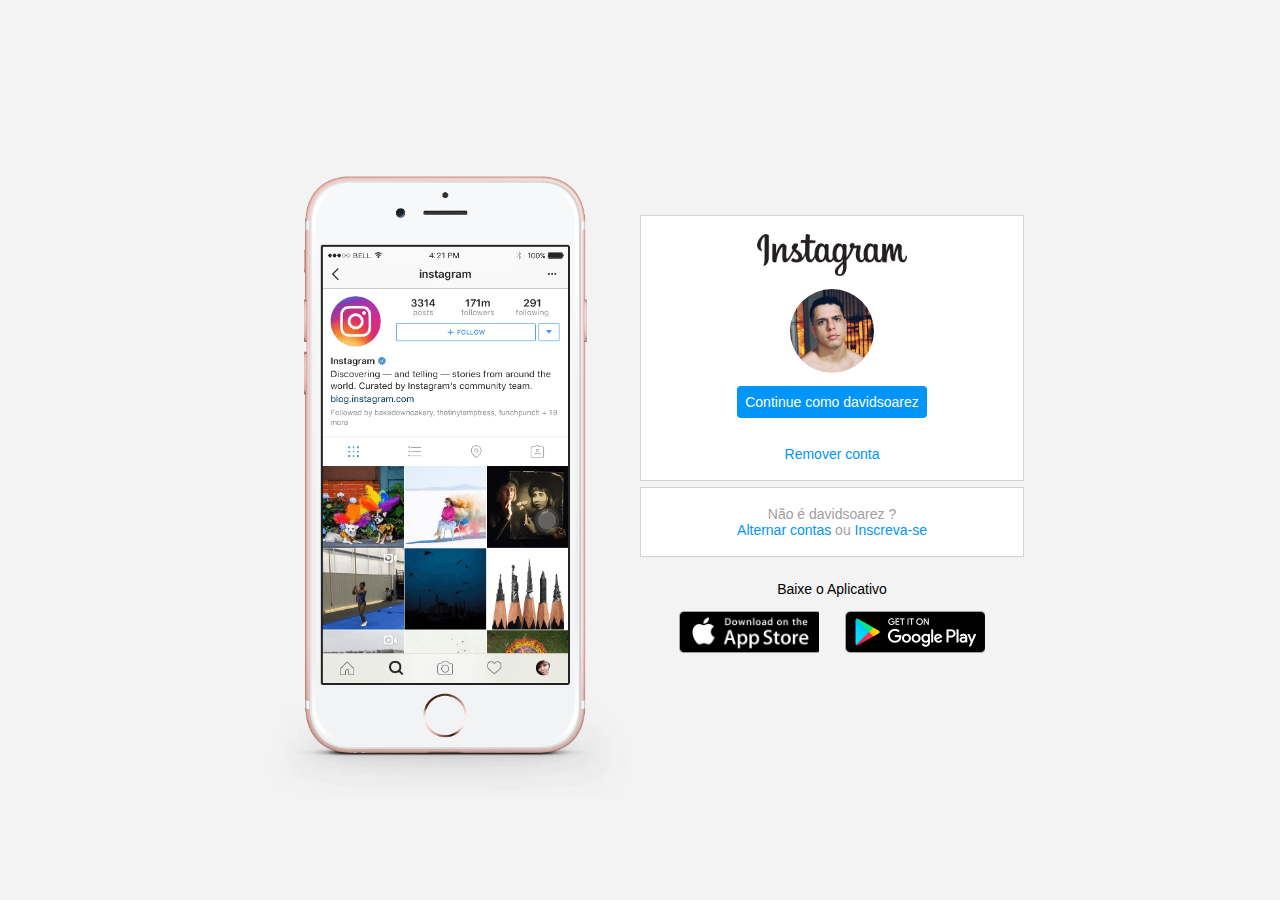
<file: clone-instagram/index.html>
<!DOCTYPE html>
<html lang="en">
<head>
    <meta charset="UTF-8">
    <meta name="viewport" content="width=device-width, initial-scale=1.0">
    <link rel="stylesheet" href="style.css">
    <title>Instagram</title>
</head>
<body>
    <div class="instagram-wrapper">
        <div class="instagram-phone">
            <img src="./Imagem/instagram-celular.png" alt="I5magem celular">
        </div>
        <div class="instagram-continue">
            <div class="group">
                <img src="./Imagem/instagram-logo.png" class="instagram-logo" alt="istagram logo">
                <div class="profile-photo">
                    <img src="./Imagem/image-perfil.JPG" alt="Imagem de perfil">
                </div>
                <a href="#" class="instagram-login">Continue como davidsoarez</a>
                <a href="#" class="instagram-logout">Remover conta</a>
            </div>
            <div class="group">
                <p class="not-account">Não é davidsoarez ?</p>
                <p class="not-account">
                    <span class="link-blue">Alternar contas</span>
                    ou
                    <span class="link-blue">Inscreva-se</span>
                </p>
            </div>
            <div class="get-the-app">
                <p class="get-app">Baixe o Aplicativo</p>
                <div class="download">
                    <a href="#" class="app-download"></a>
                    <a href="#" class="app-download"></a>
                </div>
            </div>
        </div>
    </div>
</body>
</html>
</file>
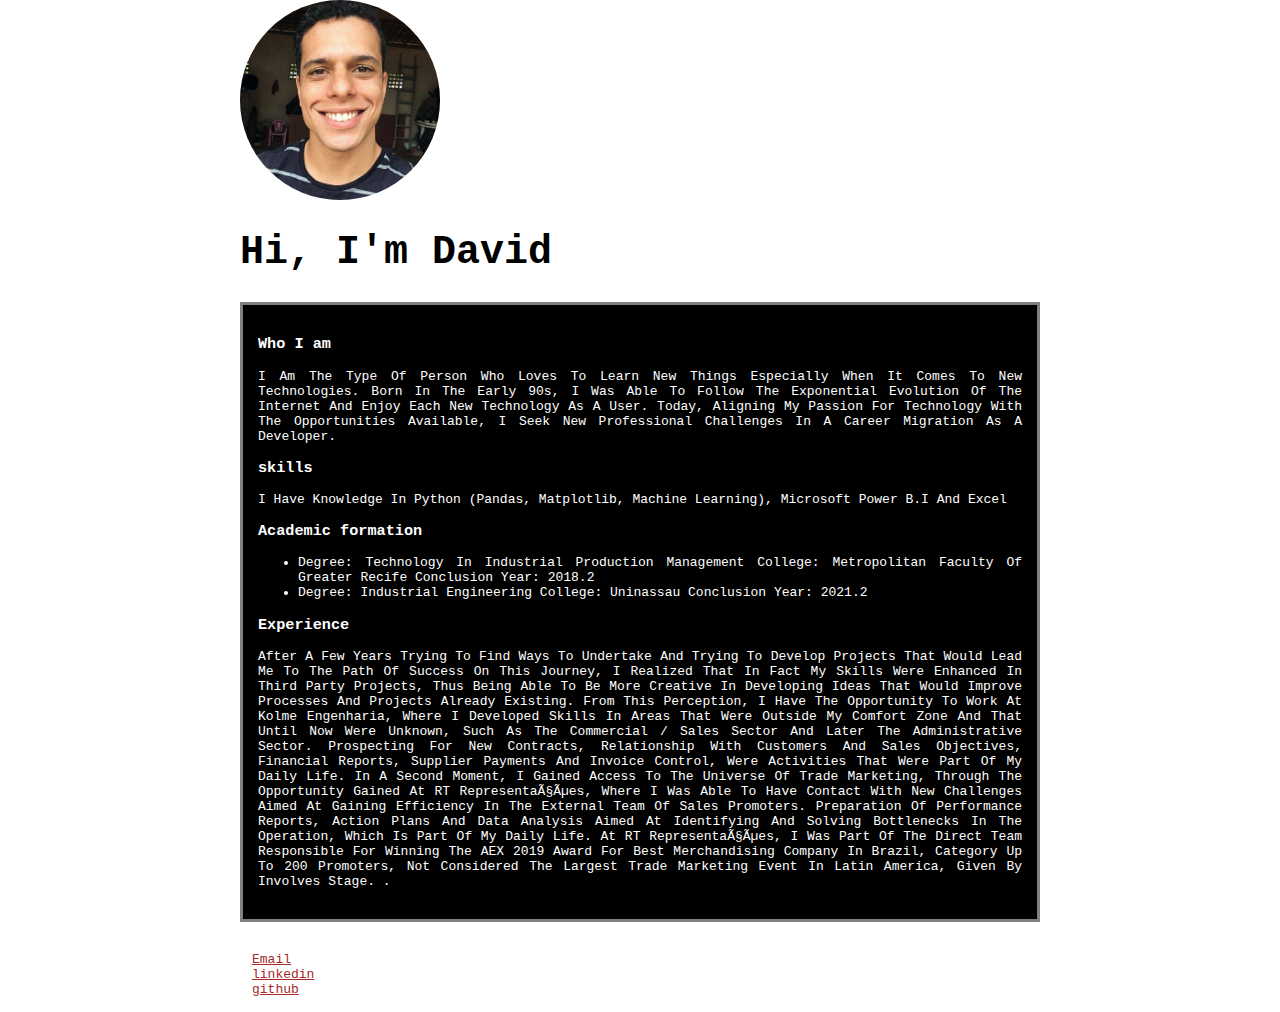
<file: practicing-HTML/MYPAGE.html>
<!DOCTYPE html>
<html>
    <head>
        <meta charset="utf=8">
        <title>David Soares - Developer </title>
        <link rel="stylesheet" href="style.css">
    </head>
    <body>
        <header>
            <img src="myimage.jpg" alt=" Imagem do cabeçalho" class="photo">
            <h1 id="title"> Hi, I'm David</h1>
        </header>
        <section>
            <article class="post">
                <header>
                    <h3 id="post_title">Who I am</h3>
                </header>
                <p class="post_content">
                    I am the type of person who loves to learn new things especially when it comes to new technologies. 
                    Born in the early 90s, I was able to follow the exponential evolution of the internet and enjoy each 
                    new technology as a user. Today, aligning my passion for technology with the opportunities available, 
                    I seek new professional challenges in a career migration as a developer.
                </p>
                <header>
                    <h3 id="post_title">skills</h3>
                </header>
                <p class='post_content'>
                    I have knowledge in python (Pandas, Matplotlib, machine learning), Microsoft Power B.I and Excel
                </p>
                <header>
                    <h3 id="post_title">Academic formation</h3>
                </header>
                <ul class="post_content"> 
                    <li>
                            Degree: Technology in industrial production management
                            College: Metropolitan Faculty of Greater Recife
                            Conclusion Year: 2018.2

                    </li>
                    <li>
                            Degree: Industrial Engineering
                            College: Uninassau
                            Conclusion Year: 2021.2

                    </li>
                </ul>          
                
                <header>
                    <h3 id="post_title"> Experience</h3>
                </header>
                <p class="post_content"> 
                    After a few years trying to find ways to undertake and trying to develop projects that would lead me to the path of success 
                    on this journey, I realized that in fact my skills were enhanced in third party projects, thus being able to be more creative 
                    in developing ideas that would improve processes and projects already existing.
                        
                    From this perception, I have the opportunity to work at Kolme Engenharia, where I developed skills in areas that were outside 
                    my comfort zone and that until now were unknown, such as the commercial / sales sector and later the administrative sector. 
                    Prospecting for new contracts, relationship with customers and sales objectives, financial reports, supplier payments and 
                    invoice control, were activities that were part of my daily life.
                        
                    In a second moment, I gained access to the universe of trade marketing, through the opportunity gained at RT Representações, 
                    where I was able to have contact with new challenges aimed at gaining efficiency in the external team of sales promoters. 
                    Preparation of performance reports, action plans and data analysis aimed at identifying and solving bottlenecks in the 
                    operation, which is part of my daily life.
                        
                    At RT Representações, I was part of the direct team responsible for winning the AEX 2019 award for Best Merchandising 
                    company in Brazil, category up to 200 promoters, not considered the largest Trade Marketing event in Latin America, given 
                    by Involves Stage. .  
                </p>
            </article>    
        </section>
        <footer>
            <ul class="contact_list">
                <li>
                    <a href="mailto:davidsoarez@gmail.com">Email</a>
                </li>
                <li>
                    <a href="https://www.linkedin.com/in/davidsoarez/" target="_blank">linkedin</a>
                </li>
                <li>
                    <a href="https://github.com/davidsoarez/begin" target="_blank">github</a>
                </li>
        </footer>
    </body>
</html>
</file>
<file: clone-instagram/style.css>
* {
    padding: 0;
    margin: 0;
    box-sizing: border-box;
    text-decoration: none;
    font-family: sans-serif;
    font-size: 14px;

}

body {
    width: 100%;
    min-height: 100vh;
    background-color: rgb(243, 243, 243);
    display: flex ;
    justify-content: center;
    margin: 0px;
    padding: 0px;

}

.instagram-wrapper {
    display: flex;
    align-items: center;
    justify-content: start;
    width: 60%;
    height: 100vh;
    
    
}

.instagram-phone {
    display: flex;
    align-items: center;
    justify-content: center;
    width: 50%;
}

.instagram-phone img {
    height: 50rem;
}


.instagram-continue {
    display:flex;
    align-items: center;
    justify-content: space-around;
    flex-direction: column;
    width:50%;
    min-height: 34rem;

}

.group {
    display: flex;
    justify-content: space-between;
    align-items: center;
    flex-direction: column;
    background-color:#ffffff;
    width: 100%;
    padding: 1.3rem 0;
    border: 1px solid lightgray;
}

.group:nth-child(1) {
    min-height: 19rem;
}

.instagram-logo {
    height: 3rem;
}

.profile-photo {
    display: flex;
    justify-content: center;
    align-items: center;
    border-radius: 50%;
    overflow: hidden;
}

.profile-photo img {
    height: 6rem;

}

.instagram-login {
    background-color: #0095f6;
    color: #ffffff;
    padding: 8px;
    border-radius: 4px;
}

.instagram-logout {
    color: #0095f6;
    margin-top: 1rem ;
}

.not-account {
    color: rgb(160,160,160)
}

.link-blue  {
    color: #0095f6;
}

.get-the-app {
    display: flex;
    flex-direction: column;
    align-items: center;
    justify-content: center;
    width: 100%;
    padding: 1.3rem 0;
}

.download {
    display: flex;
    width: 100%;
    justify-content: space-evenly;
    align-items: center;
    padding: 1rem;
}

.app-download {
    height: 3rem;
    width: 10rem;
    background-size: cover;
}

.app-download:nth-child(1) {
    background-image: url("./Imagem/apple-button.png");
    

}

.app-download:nth-child(2) {
    background-image: url("./Imagem/googleplay-button.png");
    
}

/* media queries */

@media (max-width: 1024px) {
    .instagram-wrapper {
        width: 90%;
    }
}

@media (max-width: 650px) {
    body {
        background-color: #ffffff;
    }

    .instagram-wrapper {
        width: 90%;
    }

    .instagram-phone{
        display: none;
    }

    .instagram-continue {
        width: 100%;
    
    }

    .group {
        border:1px solid transparent ;
    }
}
</file>
<file: practicing-HTML/style.css>
body{
    font-family:monospace;
    max-width: 800px;
    margin: auto;
}

#title{
    color: black;
    font-size: 40px;
}

#subtitle{
    color:black;
}

#post_title{
    color:white;
}


a {
    color: brown;
}

.photo{
    border-radius: 50%;
    max-width: 200px;
    border: 5px white;
    
}

.post_title{
    color: white;
    font-size: 16px;
    font-style: bold;
    margin: 0;
    margin-bottom: 15px;
}

.post{
    background: black;
    padding: 15px;
    border: 3px solid grey;
    margin-bottom: 15px; 
}

.post_content{
    background-color:black;
    color: white;
    margin: 0;
    margin-bottom: 15px;
    text-transform: capitalize;
    text-align: justify;
}

.contact_list{
    list-style-type: none;
    color: white;
    margin:0;
    padding:15px 12px;
}

.contact_list li a {
    text-decoration: nome;
}
</file>
